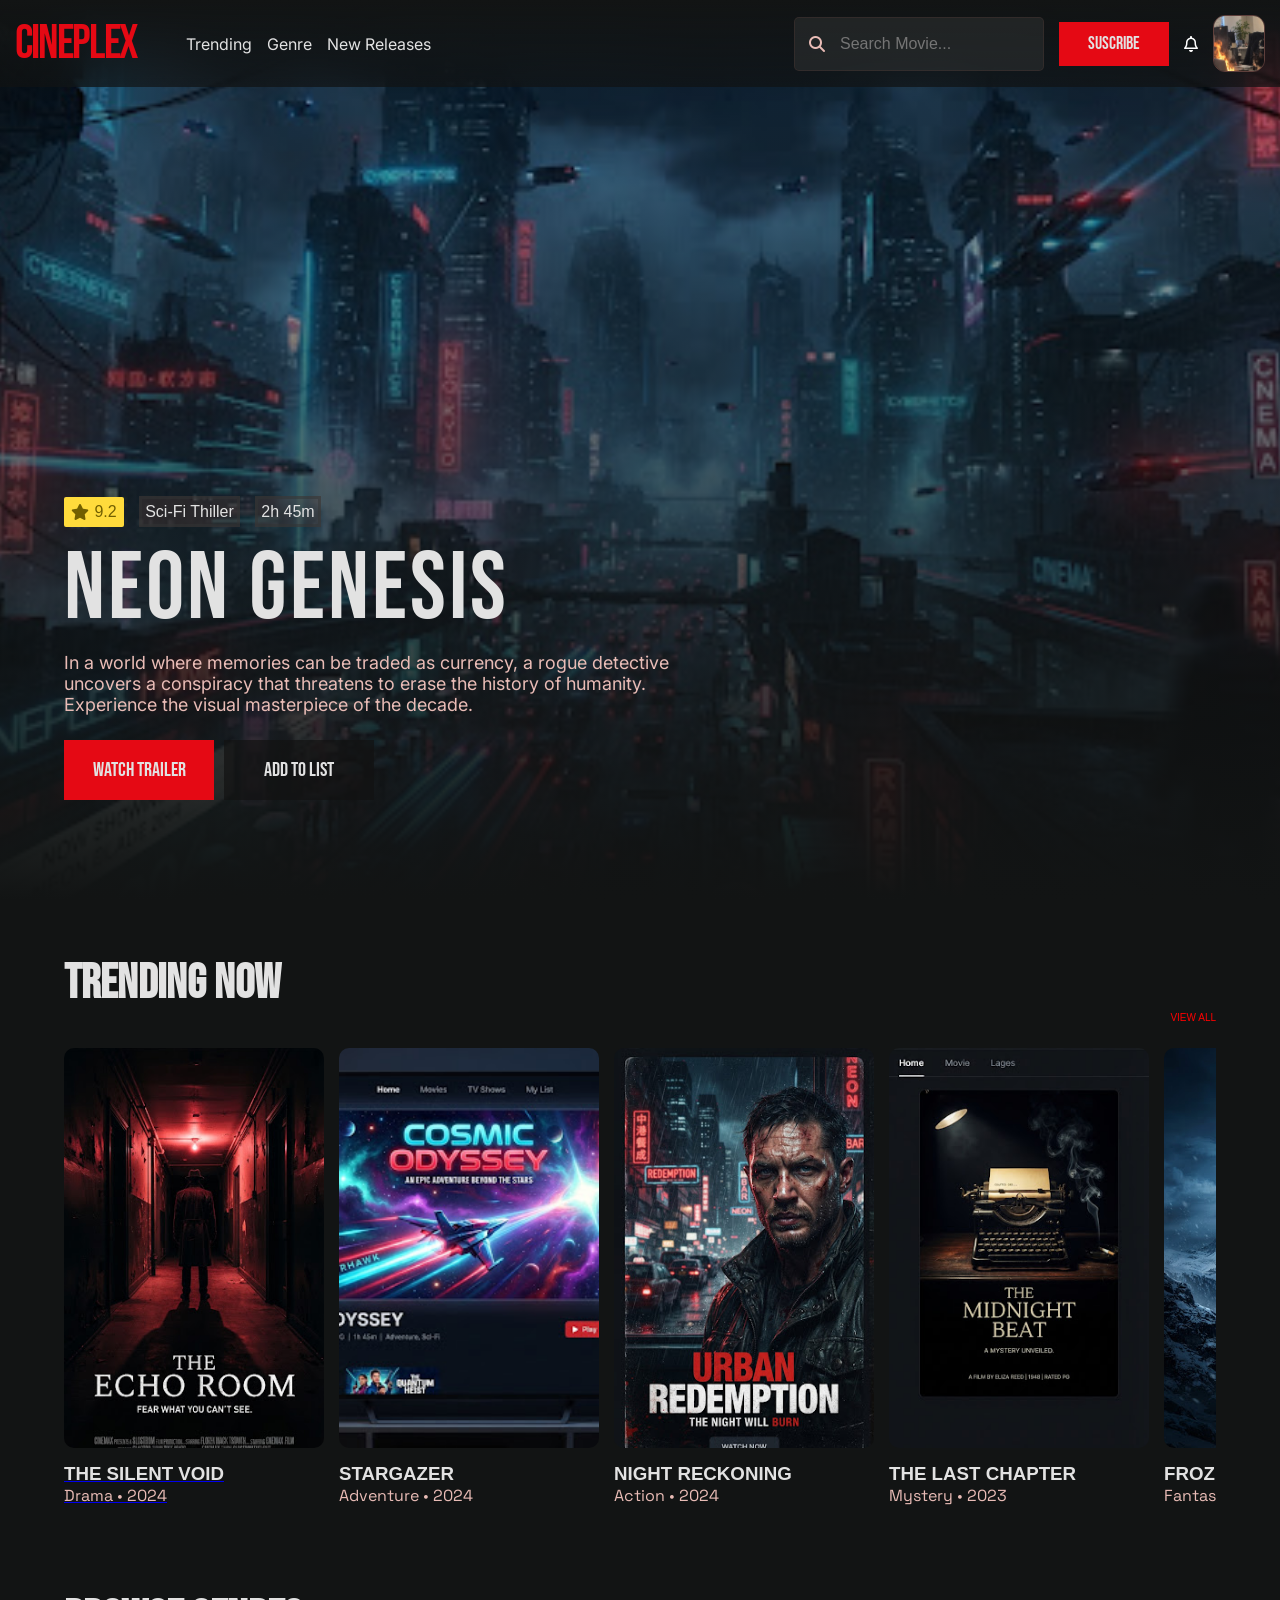
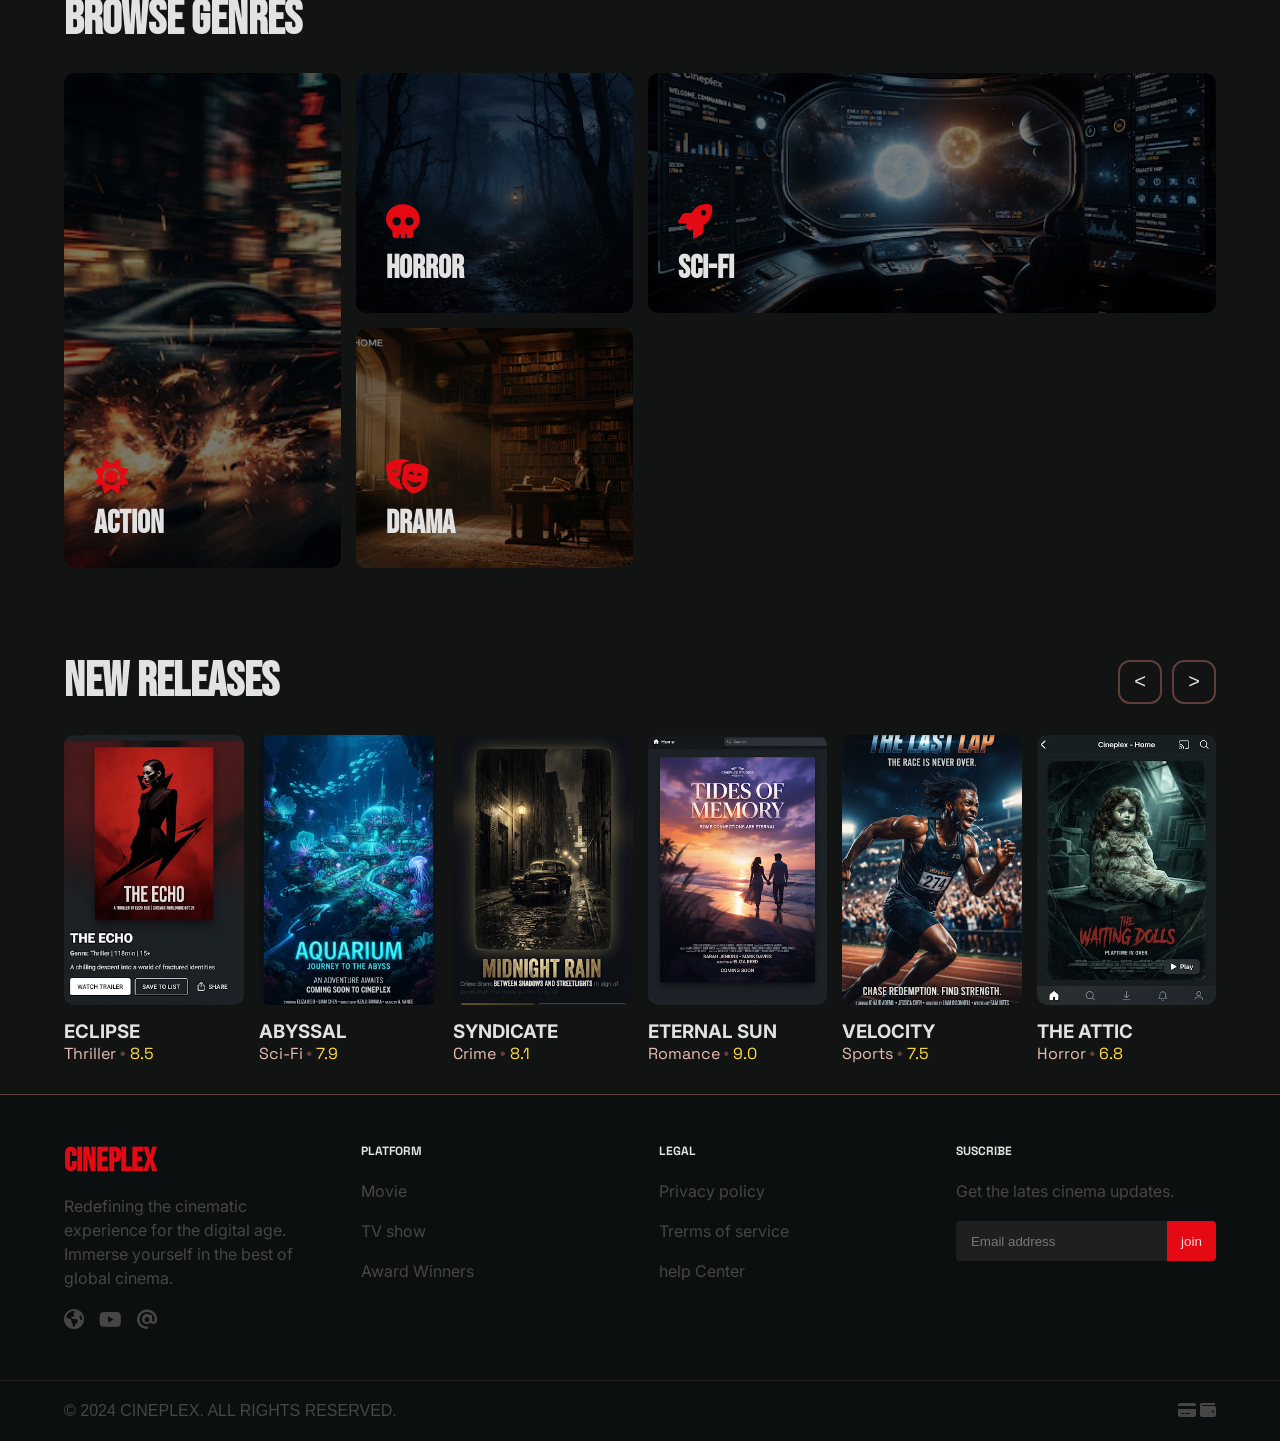
<file: index.html>
<!doctype html>
<html lang="en">
  <head>
    <link rel="stylesheet" href="style.css" />
    <link
      rel="stylesheet"
      href="https://cdnjs.cloudflare.com/ajax/libs/font-awesome/6.5.2/css/all.min.css"
    />
    <link rel="preconnect" href="https://fonts.googleapis.com" />
    <link rel="preconnect" href="https://fonts.gstatic.com" crossorigin />

    <link
      href="https://fonts.googleapis.com/css2?family=Bebas+Neue&family=Inter:wght@400;500;600;700&family=Space+Grotesk:wght@400;500;600;700&display=swap"
      rel="stylesheet"
    />
    <meta charset="UTF-8" />
    <meta name="viewport" content="width=device-width, initial-scale=1.0" />
    <title>ZelWatch</title>
  </head>
  <body>
    <!-- header -->
    <header>
      <nav>
        <!-- nav kiri -->
        <div class="nav-kiri">
          <h1>CINEPLEX</h1>
          <div class="nav-link-kiri">
            <a href="#Trending">Trending</a>
            <a href="#Genre">Genre</a>
            <a href="#New-releases">New Releases</a>
          </div>
        </div>
        <!-- nav kanan -->
        <div class="nav-kanan">
          <i class="kaca fa-solid fa-magnifying-glass"></i>
          <input type="search" name="" id="" placeholder="Search Movie..." />
          <button>SUSCRIBE</button>
          <i class="fa-regular fa-bell cl-putih"></i>
          <img src="assets/pp2.jpg" alt="foto ganteng" />
        </div>
      </nav>
      <div class="main-header">
        <div class="main-header1">
          <p class="main-p1"><i class="fa-solid fa-star"></i> 9.2</p>
          <p class="main-p2 bg-trns">Sci-Fi Thiller</p>
          <p class="main-p3 bg-trns">2h 45m</p>
        </div>
        <h1>NEON GENESIS</h1>
        <p class="main-p4">
          In a world where memories can be traded as currency, a rogue detective
          uncovers a conspiracy that threatens to erase the history of humanity.
          Experience the visual masterpiece of the decade.
        </p>
        <div class="main-header-bottom">
          <button class="main-header-btn-kiri">WATCH TRAILER</button>
          <button class="main-header-btn-kanan">ADD TO LIST</button>
        </div>
      </div>
    </header>
    <main>
      <div class="perSC" id="Trending">
        <div class="judul-section">
          <h1 class="section-title">TRENDING NOW</h1>
          <div class="bw-jd-sc">
            <p class="garis-bawah"></p>
            <p style="font-size: 10px">VIEW ALL</p>
          </div>
        </div>
        <!-- card film trending -->
        <section class="card-film">
          <a href="tailwind.html">
            <div class="card-f">
              <img src="assets/rekomen1.jpg" alt="" />
              <div class="des-card">
                <h3>THE SILENT VOID</h3>
                <p class="movie-info">Drama • 2024</p>
              </div>
            </div>
          </a>
          <div class="card-f">
            <img src="assets/rekomen2.jpg" alt="" />
            <div class="des-card">
              <h3>STARGAZER</h3>
              <p class="movie-info">Adventure • 2024</p>
            </div>
          </div>
          <div class="card-f">
            <img src="assets/rekomen3.jpg" alt="" />
            <div class="des-card">
              <h3>NIGHT RECKONING</h3>
              <p class="movie-info">Action • 2024</p>
            </div>
          </div>
          <div class="card-f">
            <img src="assets/rekomen4.jpg" alt="" />
            <div class="des-card">
              <h3>THE LAST CHAPTER</h3>
              <p class="movie-info">Mystery • 2023</p>
            </div>
          </div>
          <div class="card-f">
            <img src="assets/rekomen5.jpg" alt="" />
            <div class="des-card">
              <h3>FROZEN KINGDOM</h3>
              <p class="movie-info">Fantasy • 2024</p>
            </div>
          </div>
        </section>
      </div>
      <!-- hero  -->
      <!-- card genre -->
      <div class="perSC" id="Genre">
        <div class="judul-section">
          <h1 class="section-title">BROWSE GENRES</h1>
        </div>

        <section class="card-genre">
          <div class="card-g card-g1">
            <img src="assets/genre1.jpg" alt="" />
            <div class="mask"></div>
            <div class="des-genre">
              <i class="fa-solid i fa-sun"></i>
              <h4 class="h4">ACTION</h4>
            </div>
          </div>
          <div class="card-g card-g2">
            <img src="assets/genre2.jpg" alt="" />
            <div class="mask"></div>
            <div class="des-genre">
              <i class="fa-solid i fa-skull"></i>
              <h4 class="h4">HORROR</h4>
            </div>
          </div>
          <div class="card-g card-g3">
            <img src="assets/genre4.jpg" alt="" />
            <div class="mask"></div>
            <div class="des-genre">
              <i class="fa-solid i fa-rocket"></i>
              <h4 class="h4">SCI-FI</h4>
            </div>
          </div>
          <div class="card-g card-g4">
            <img src="assets/genre3.jpg" alt="" />
            <div class="mask"></div>
            <div class="des-genre">
              <i class="fa-solid i fa-masks-theater"></i>
              <h4 class="h4">DRAMA</h4>
            </div>
          </div>
        </section>
      </div>
      <!-- card film new -->
      <div class="perSC" id="New-releases">
        <div class="judul-section-f">
          <h1 class="section-title">NEW RELEASES</h1>
          <div class="emak-new-btn">
            <div class="new-btn"><</div>
            <div class="new-btn">></div>
          </div>
        </div>
        <section class="card-film-new">
          <div class="card-fnew">
            <img src="assets/baru1.jpg" alt="" />
            <div>
              <div class="des-card-new">
                <h3>ECLIPSE</h3>
                <div style="font-family: &quot;Space Grotesk&quot;, sans-serif">
                  <span class="movie-info" style="color: #e9bcb6">Thriller</span>
                  <span style="color: #5e3f3b">•</span>
                  <span class="movie-info" style="color: #ffdb3c">8.5</span>
                </div>
              </div>
            </div>
          </div>
          <div class="card-fnew">
            <img src="assets/baru3.jpg" alt="" />
            <div>
              <div class="des-card-new">
                <h3>ABYSSAL</h3>
                <div style="font-family: &quot;Space Grotesk&quot;, sans-serif">
                  <span class="movie-info" style="color: #e9bcb6">Sci-Fi</span>
                  <span style="color: #5e3f3b">•</span>
                  <span class="movie-info" style="color: #ffdb3c">7.9</span>
                </div>
              </div>
            </div>
          </div>
          <div class="card-fnew">
            <img src="assets/baru5.jpg" alt="" />
            <div>
              <div class="des-card-new">
                <h3>SYNDICATE</h3>
                <div style="font-family: &quot;Space Grotesk&quot;, sans-serif">
                  <span class="movie-info" style="color: #e9bcb6">Crime</span>
                  <span style="color: #5e3f3b">•</span>
                  <span class="movie-info" style="color: #ffdb3c">8.1</span>
                </div>
              </div>
            </div>
          </div>
          <div class="card-fnew">
            <img src="assets/baru4.jpg" alt="" />
            <div>
              <div class="des-card-new">
                <h3>ETERNAL SUN</h3>
                <div style="font-family: &quot;Space Grotesk&quot;, sans-serif">
                  <span class="movie-info" style="color: #e9bcb6">Romance</span>
                  <span style="color: #5e3f3b">•</span>
                  <span class="movie-info" style="color: #ffdb3c">9.0</span>
                </div>
              </div>
            </div>
          </div>
          <div class="card-fnew">
            <img src="assets/baru2.jpg" alt="" />
            <div>
              <div class="des-card-new">
                <h3>VELOCITY</h3>
                <div style="font-family: &quot;Space Grotesk&quot;, sans-serif">
                  <span class="movie-info" style="color: #e9bcb6">Sports</span>
                  <span style="color: #5e3f3b">•</span>
                  <span class="movie-info" style="color: #ffdb3c">7.5</span>
                </div>
              </div>
            </div>
          </div>
          <div class="card-fnew">
            <img src="assets/baru6.jpg" alt="" />
            <div>
              <div class="des-card-new">
                <h3>THE ATTIC</h3>
                <div style="font-family: &quot;Space Grotesk&quot;, sans-serif">
                  <span class="movie-info" style="color: #e9bcb6">Horror</span>
                  <span style="color: #5e3f3b">•</span>
                  <span class="movie-info" style="color: #ffdb3c">6.8</span>
                </div>
              </div>
            </div>
          </div>
        </section>
      </div>
    </main>
    <!-- footer -->
    <footer>
      <div class="d-footer">
        <div class="f1">
          <h1>CINEPLEX</h1>
          <p>
            Redefining the cinematic <br> experience for the digital age. <br> Immerse
            yourself in the best of <br> global cinema.
          </p>
          <div class="icon-sosial">
            <i class="fa-solid fa-earth-americas"></i>

            <i class="fa-brands fa-youtube"></i>

            <i class="fa-solid fa-at"></i>
          </div>
        </div>

        <div class="f2"> 
          <h5 class="movie-info">PLATFORM</h5 >
          <li>Movie</li>
          <li>TV show</li>
          <li>Award Winners</li>
        </div>

        <div class="f3">
          <h5 class="movie-info">LEGAL</h5 >
          <li>Privacy policy</li>
          <li>Trerms of service</li>
          <li>help Center</li>
        </div>

        <div class="f4">
          <h5 class="movie-info">SUSCRIBE</h5>
          <p>Get the lates cinema updates.</p>
          <div class="call">
            <input type="email" name="" placeholder="Email address" id="" />
            <button>join</button>
          </div>
        </div>
      </div>
    </footer>
      <div class="under-footer">
        <div>© 2024 CINEPLEX. ALL RIGHTS RESERVED.</div>
        <div>
          <i class="fa-solid fa-credit-card"></i>
          <i class="fa-solid fa-wallet"></i>
        </div>
      </div>
  </body>
</html>
</file>
<file: style.css>
*{
    padding: 0;
    margin: 0;
    font-family: Arial, Helvetica, sans-serif;
}
h1{
    font-family: "Bebas Neue", sans-serif;
    font-weight: 400px;
}
button{
    cursor: pointer;

}

a{
    cursor: pointer;
}
.movie-info {
    font-family: "Space Grotesk", sans-serif;
    font-weight: 600px;
}

header{
    background: linear-gradient(
    to bottom,
    rgba(0, 0, 0, 0.212),
    #121414
), url("assets/background.jpg") center/cover no-repeat;
    height: 100vh;
position: relative;
}

/* nav kiri */

/* header  */
nav{
    padding: 15px;
    display: flex;
    background: linear-gradient(
    to bottom,
    #121414,
    #12141400);
    background-color: #121414B2;
    backdrop-filter: blur(24px);
    justify-content: space-between;
    align-items: center;
}
.nav-kiri{
    gap: 50px;
    display: flex;
    justify-content: center;
    align-items: center;
}
.nav-kiri h1{
    color: #E50914;
    letter-spacing: -2px;
    
    /* transform: scaleY(1.5); */
   font-weight: 400;
    font-size: 48PX;
}

.nav-link-kiri a{ 
    color: #E2E2E2;
    font-family: "inter", sans-serif;
    font-size: 16px;
    font-weight: 400px;
     position: relative;
    text-decoration: none;
    transition: color 0.2s ease, transform 0.3s ease-in, margin 0.3s ease-out, font-size 0.2s ease;
    /* display: none; */
}

.nav-link-kiri a:hover {
    color:#E50914;
    transform: scale(1.3);
    margin: 0 20px;
    font-size: 20px;

    /* text-decoration: underline; */
}
.nav-link-kiri a::after {
    content: "";
    position: absolute;
    left: 0;
    bottom: -5px;

    width: 0;
    height: 2px;
    background-color:#E50914;

    transition: width 0.3s ease;
}

.nav-link-kiri a:hover::after {
    color: #E50914;
    width: 100%;
}

.nav-link-kiri { 
    display: flex;
    gap: 15px;
}

/* nav kanan */

.nav-kanan{
    position: relative;
    display: flex;
    justify-content: center;
    align-items: center;
    text-align: center;
    gap: 15px;
    
}

.kaca{
    color: #E9BCB6;
    position: absolute;
    left: 15px;
}
.nav-kanan img{
    /* margin: 15px 0 0 0; */
    border-radius: 12px;
    border: 1px solid #5E3F3B;
    background-color: antiquewhite;
    width: 50px;
    height: 55px;
}

.nav-kanan input{
    background-color: #33353580;
    border: 1px solid  #5E3F3B4D;
    font-size: 16px;
    appearance: none;
    text-align: start;
    box-shadow: none;
    padding: 20px 20px 20px 45px;
    border-radius: 5px;
    height: 54px;
    width: 250px;
}

.bg-trns{
    background-color: #5E3F3B4D;
    border: 3px solid #33353580;
    
}
.nav-kanan button{
    box-shadow: none;
    font-family: "Bebas Neue", sans-serif;
    font-weight: 400;
    background-color: #E50914;
    color: #E2E2E2;
    border: none;
    font-size: 18px;
    height: 44px;
    width: 110px;
}

.cl-putih{
    color: white;
}

.main-header{
    gap: 5px;
    /* background-color: #7f7543; */
    /* padding: 0 100px 0 100px; */
    position: absolute;
    width: 672px;
    bottom: 100px;
    left: 64px;
    display: flex;
    flex-direction: column;
    /* justify-content: center; */
    /* text-align: center; */
    /* align-items: center; */
}

.main-header1{
    /* background-color: #ad1414; */
    gap: 15px;
    display: flex;
    /* justify-content: center; */
    align-items: center;    
    color: #E2E2E2;
}
.main-p1{
    display: flex;
    gap: 5px;
    border-radius: 2px;
    width: 60px;
    height: 30px;
    background-color: #FFDB3C;
    /* align-items: center; */
    text-align: center;
    color: #725F00;
    
}
.main-p2{
    text-align: center;
    width: 95px;
    height: 25px;
}
.main-p3{
    text-align: center;
    width: 60px;
    height: 25px;
}
.main-p1,
.main-p2,
.main-p3 {
    margin: 0;
    display: flex;
    justify-content: center;
    text-align: center;
    align-items: center;
}
.main-header h1{
    color: #E2E2E2;
    font-weight: 400;
    font-size: 96px;
    letter-spacing: 3px;
    /* transform: scaleY(1.5); */
}

.main-p4{
    font-family: "inter", sans-serif;
    font-weight: 400px;
    font-size: 18px;
    color: #E9BCB6;
}
.main-header-btn-kiri{
    
    /* transform: scaleY(1.5); */
        box-shadow: none;
    background-color: #E50914;
    color: #E2E2E2;
    border: none;
    /* font-size: 1.3rem; */
    height: 60px;
    width: 150px;
}

.main-header-btn-kanan{
    border: #FFFFFF1A 1px solid;
    background-color: #121212b2;
    color: #E2E2E2;
    border: none;
    /* font-size: 1.3rem; */
    height: 60px;
    width: 150px;
}
.main-header-bottom{
    
    margin-top: 20px;
    gap: 10px;
    display: flex;
    align-items: center;
    /* background-color: aquamarine; */
}
.main-header-bottom button{
    font-family: "Bebas Neue", sans-serif;
    font-weight: 400px;
    font-size: 20px;
}

main{
    padding: 0 64px 0 64px;
    background-color: rgb(18, 20, 20);
}
.card-film{

    display: flex;
    gap: 15px;
    overflow-x: scroll;
}
.card-film::-webkit-scrollbar{
    display: none;
}
.card-f {
    width: 260px;
    flex-shrink: 0;
}
.card-f img{
    border-radius: 10px;
    width: 100%;
    height: 400px;
    object-fit: cover;
    object-position: center;
    display: block;
}
.des-card{
    margin-top: 15px;
}
main h1{
    color: #E2E2E2;
}
main h3{
    color: #E2E2E2;
    
}
.card-f p{
    color: #E9BCB6;
    
}

.bw-jd-sc{
    align-items: center;
    display: flex; justify-content: space-between; color: red;
}
/* .garis-bawah{
    color: transparent;
    text-decoration:line-through;
    text-decoration-color:red ;
    text-decoration-thickness: 3px;
} */
.judul-section{
    margin: 25px 0 25px;
    
}
.perSC{
    padding: 30px 0 30px 0;
}



/* hover untuk setiap ke halaman section */

.section-title {
    position: relative;
    display: inline-block;
    transition: transform 0.4s ease;
}

.section-title::after {
    content: "";
    position: absolute;
    left: 0;
    bottom: -8px;

    width: 0;
    height: 3px;
    background-color: #E50914;

    transition: width 0.4s ease;
}

.perSC:target .section-title {
    transform: scale(1.08);
}

.perSC:target .section-title::after {
    width: 30%;
}

/* sampe sini */

.judul-section h1{
    font-size: 48px;
    /* letter-spacing: -3.0px; */

}
.judul-section-f h1{
    font-size: 48px;
    /* letter-spacing: -3.0px; */

}

.card-genre {
    position: relative;
    display: grid;
    grid-template-columns: repeat(4, 1fr);
    grid-template-rows: 240px 240px;
    gap: 15px;
    /* overflow: hidden; */
    /* border-radius: 10px; */
    /* transition: transform 0.4s ease; */
}
.des-genre{
    position: absolute;
    display: flex;
    flex-direction: column;
    gap: 10px;
    /* position: absolute; */
    bottom: 25px;
    left: 30px;

    transition: 
        left 0.4s ease,
        bottom 0.4s ease,
        transform 0.4s ease;
}
.card-g {
    position: relative;
    cursor: pointer;
    overflow: hidden;
    border-radius: 10px;
    transition: transform 0.4s ease;
}

.card-g:hover {
    transform: scale(1.03);
    z-index: 1;
}

.card-g:hover .mask {
    opacity: 0;
}

.card-g:hover .des-genre {
    left: 50%;
    bottom: 50%;
    transform: translate(-50%, 50%);
}

/* .card-genre:hover .des-genre {
    left: 50%;
    bottom: 50%;
    transform: translate(-50%, 50%);
} */
.card-genre img {
    width: 100%;
    height: 100%;
    object-fit: cover;
    object-position: center;
    border-radius: 10px;
    display: block;
}
.i{
    color: #E50914;
    font-size: 34px;

}

.h4{
     font-size: 32px;
    color: #E2E2E2;
        font-family: "Bebas Neue", sans-serif;
    font-weight: 400px;
}
.mask {
    position: absolute;
    inset: 0;

    background-color: rgba(0, 0, 0, 0.5);
    border-radius: 10px;
    transition: opacity 0.4s ease;
}

.card-g1{
    position: relative;
    grid-column: 1 / 2;
    grid-row: 1 / 3;
}
.card-g2{
    position: relative;
    grid-column: 2/3;
    grid-row: 1/2 ;
}
.card-g3{
    position: relative;
    grid-column: 3 / 5;
    grid-row: 1 / 2;

}
.card-g4{
    position: relative;
    grid-column: 2 / 3;
    grid-row: 2 / 3;

}

.new-btn{
    display: flex;
    justify-content: center;
    align-items: center;
    height: 40px;
    width: 40px;
    /* transform: scaleY(1.6); */
    color: #E2E2E2;
    font-size: 20px;
    text-align: center;
    border-radius: 12px;
    border: 2px solid #5E3F3B;
}
.judul-section-f{
    margin: 25px 0 25px;
    display: flex;
    justify-content: space-between;
}
.emak-new-btn{
    display: flex;
    align-items: center;
    gap: 10px;
}

.card-film-new{
    gap: 15px;
    display: flex;
}

.card-fnew {
    display: flex;
    flex-direction: column;
    gap: 5px;
    width: 180px;
}
.card-fnew img{
    border-radius: 10px;
    width: 100%;
    height: 270px;
    object-fit: cover;
    object-position: center;
    display: block;
}

.card-fnew h3{
    font-family: "inter", sans-serif;
    font-weight: 700px;
}

.des-card-new{
    margin-top: 10px;
}

footer{
    height: 285px;
    border-top: 1px solid #5E3F3B;
    padding: 0 64px 0 64px;
    background-color: #0C0F0F;
}

footer h1{
    color: #E50914;

}

footer h5{
    color: #E2E2E2;
}
footer p,li{
    color: #474646;
}
footer li{
    list-style: none;
}
footer p, li{
    font-family: "inter", sans-serif;
}

.d-footer{
    height: 260px;
    padding: 15px 0;
    display: flex;
    justify-content: space-between;
    align-items: center;
    text-align: start;
}

.f1{
    /* letter-spacing: 2px; */
    display: flex;
    line-height: 24px;
    flex-direction: column;
    gap: 20px;
    width: 260px;
}
.icon-sosial{
    color: #474646;
    display: flex;
    gap: 15px;
    font-size: 20px;
}
.f2{
    display: flex;
    line-height: 20px;
    /* justify-content: start; */
    /* align-items: start; */
    height: 198px;
    flex-direction: column;
    gap: 20px;
    width: 260px;
    
}

.f3{
    display: flex;
    line-height: 20px;
    /* justify-content: start; */
    /* align-items: start; */
    height: 198px;
    flex-direction: column;
    gap: 20px;
    width: 260px;
    
}
.f4{
    display: flex;
    line-height: 20px;
    /* justify-content: start; */
    /* align-items: start; */
    height: 198px;
    flex-direction: column;
    gap: 20px;
    width: 260px;
    
}

.f4 input{
    color: #E2E2E2;
    width: 200px;
    height: 40px;
    padding-left: 15px;
    background-color: #1E2020;
    border-style: none;
    border-bottom-left-radius: 4px;
    border-top-left-radius: 4px;
}
.call{
    display: flex;
}
.f4 button{
    width: 50px;
    height: 40px;
    background-color: #E50914;
    border-style: none;
    color: #E2E2E2;
    border-top-right-radius: 4px;
    border-bottom-right-radius: 4px;
}

footer h5{
    font-size: 12px;
}

.under-footer{
        padding: 0 64px 0 64px;
    background-color: #0C0F0F;
    height: 60px;
    border-top:1px solid #5E3F3B4D ;
    font-family: "inter", sans-serif;
    color: #474646;
    display: flex;
    font-size: 16px;
    align-items: center;
    text-align: center;
    justify-content: space-between;
}

@media (max-width: 768px) {
    *,
    *::before,
    *::after {
        box-sizing: border-box;
    }

    nav {
        padding: 14px 20px;
        flex-direction: column;
        align-items: stretch;
        gap: 14px;
    }

    .nav-kiri {
        flex-direction: column;
        align-items: flex-center;
        gap: 8px;
    }

    .nav-kiri h1 {
        font-size: 36px;
    }

    .nav-link-kiri {
        width: 100%;        
        justify-content: space-between;
        gap: 8px;
    }

    .nav-link-kiri a {
        font-size: 12px;
    }

    .nav-kanan {
        width: 100%;
        gap: 8px;
    }

    .nav-kanan input {
        width: auto;
        min-width: 0;
        height: 42px;
        flex: 1;
        padding: 10px 10px 10px 36px;
        font-size: 14px;
    }

    .kaca {
        left: 12px;
    }

    .nav-kanan button {
        width: 84px;
        height: 42px;
        font-size: 15px;
    }

    .nav-kanan img {
        width: 40px;
        height: 42px;
    }

    .main-header {
        right: 20px;
        bottom: 56px;
        left: 20px;
        width: auto;
    }

    .main-header h1 {
        font-size: clamp(48px, 13vw, 72px);
        letter-spacing: 1px;
    }

    .main-p4 {
        font-size: 15px;
    }

    main {
        padding: 0 20px;
    }

    .judul-section h1,
    .judul-section-f h1 {
        font-size: 36px;
    }

    .card-genre {
        grid-template-columns: repeat(2, minmax(0, 1fr));
        grid-template-rows: repeat(2, 180px);
        gap: 10px;
    }

    .card-g1,
    .card-g2,
    .card-g3,
    .card-g4 {
        grid-column: auto;
        grid-row: auto;
    }

    .des-genre {
        bottom: 16px;
        left: 16px;
    }

    .h4 {
        font-size: 24px;
    }

    .card-film-new {
        min-width: 0;
        overflow-x: auto;
        padding-bottom: 8px;
    }

    .card-film-new::-webkit-scrollbar {
        display: none;
    }

    .card-fnew {
        flex: 0 0 160px;
    }

    footer {
        height: auto;
        padding: 24px 20px;
    }

    .d-footer {
        height: auto;
        padding: 0;
        display: grid;
        grid-template-columns: repeat(2, minmax(0, 1fr));
        align-items: start;
        gap: 30px 16px;
    }

    .f1,
    .f2,
    .f3,
    .f4 {
        width: auto;
        height: auto;
        min-width: 0;
    }

    .f4 input {
        width: auto;
        min-width: 0;
        flex: 1;
    }

    .call {
        width: 100%;
        min-width: 0;
    }

    .call button {
        flex: 0 0 50px;
    }

    .under-footer {
        height: auto;
        padding: 14px 20px;
        gap: 12px;
        font-size: 11px;
    }
}
</file>
